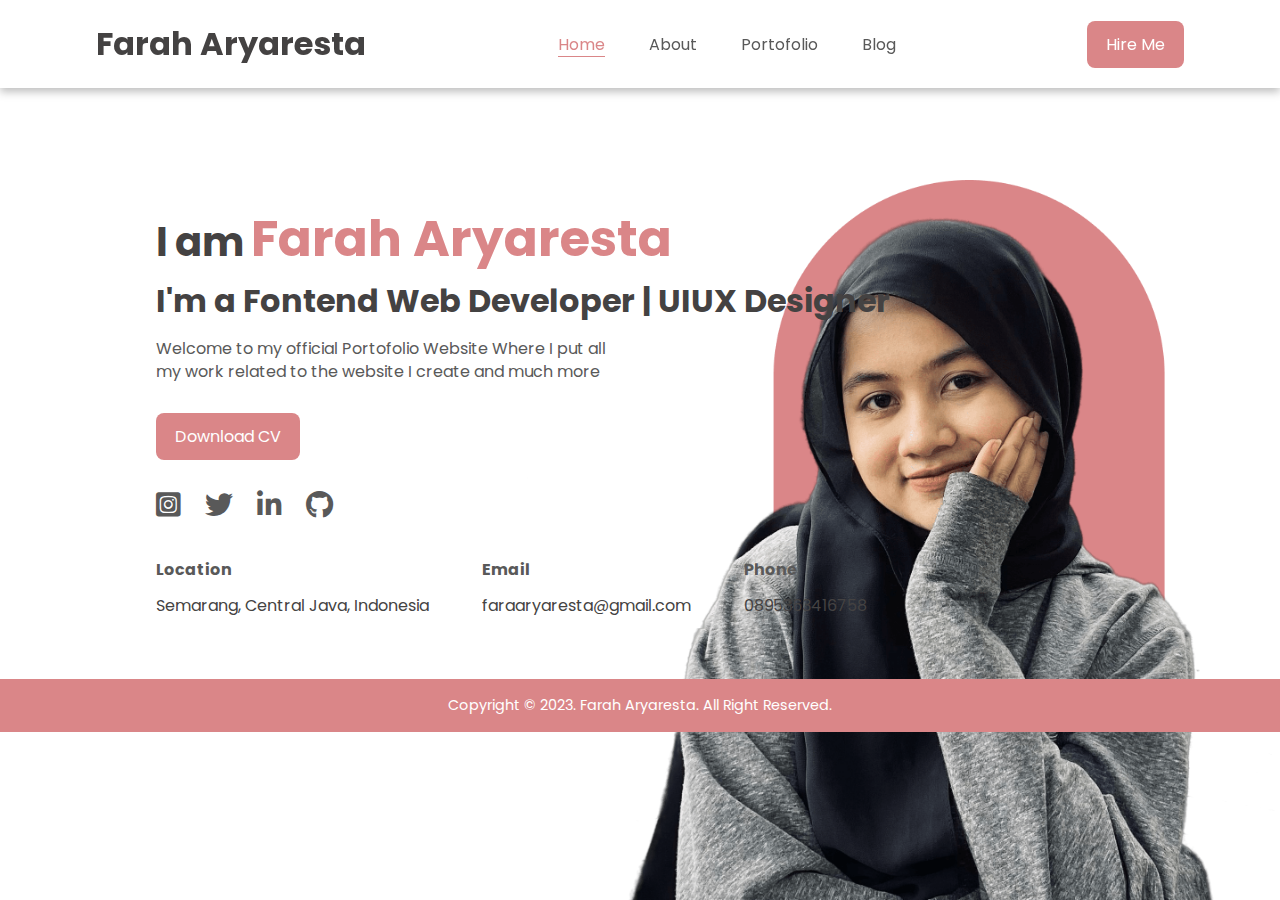
<file: Index.html>
<!DOCTYPE html>
<html lang="en">
<head>
    <meta charset="UTF-8">
    <meta http-equiv="X-UA-Compatible" content="IE=edge">
    <meta name="viewport" content="width=device-width, initial-scale=1.0">
    <title>Farah Aryaresta</title>

    <link rel="stylesheet" href="https://cdnjs.cloudflare.com/ajax/libs/font-awesome/5.15.4/css/all.min.css">

    <link rel="stylesheet" href="assets/styles/Style.css">
</head>
<body>
    <div class="hero">
        <nav class="navbar">
            <h1 class="logo">Farah Aryaresta</h1>
            <ul>
                <li><a href="Index.html" class="active">Home</a></li>
                <li><a href="About.html">About</a></li>
                <li><a href="Portofolio.html">Portofolio</a></li>
                <li><a href="Blog.html">Blog</a></li>
            </ul>
            <a href="Contact.html" class="btn">Hire Me</a>
        </nav>
    </div>

    <section class="banner" id="banner">
        <div class="content">
            <div class="info">
                <h1> I am <span>Farah Aryaresta</span></h1>
                <h1 class="work">I'm a Fontend Web Developer | UIUX Designer</h1>
                <p>Welcome to my official Portofolio Website Where I put all<br> my work related to the website I create and much more</p>
                <a href="https://drive.google.com/file/d/1CiNMHws_88jxYml9EQHTM_NIrLfGdyXY/view?usp=sharing" class="btn">Download CV</a>
                <div class="social">
                    <a href="https://instagram.com/faraaryarestaa_"><i class="fab fa-instagram-square"></i></a>
                    <a href="https://twitter.com/faraaryarestaa"><i class="fab fa-twitter"></i></a>
                    <a href="https://www.linkedin.com/in/farah-aryaresta-158762244/"><i class="fab fa-linkedin-in"></i></a>
                    <a href="https://github.com/faraaryaresta/"><i class="fab fa-github"></i></a>
                    <div class="contact">
                        <div class="data">
                            <h3>Location</h3>
                            <p>Semarang, Central Java, Indonesia</p>
                        </div>
                        <div class="data">
                            <h3>Email</h3>
                            <p>faraaryaresta@gmail.com</p>
                        </div>
                        <div class="data">
                            <h3>Phone</h3>
                            <p>0895363416758</p>
                        </div>
                    </div>
                </div>
            </div>
        </div>
        <div class="content">
            <div class="img-box">
                <img src="assets/images/back-main.png" class="back-img">
                <img src="assets/images/fotosaya.png" class="main-img">
            </div>
        </div> 
    </section>
    
    <footer class="footer-bottom">
        <div class="copyright">
            <p>Copyright &copy; 2023. Farah Aryaresta. All Right Reserved. </p>
        </div>
    </footer>
    
</body>
</html>
</file>
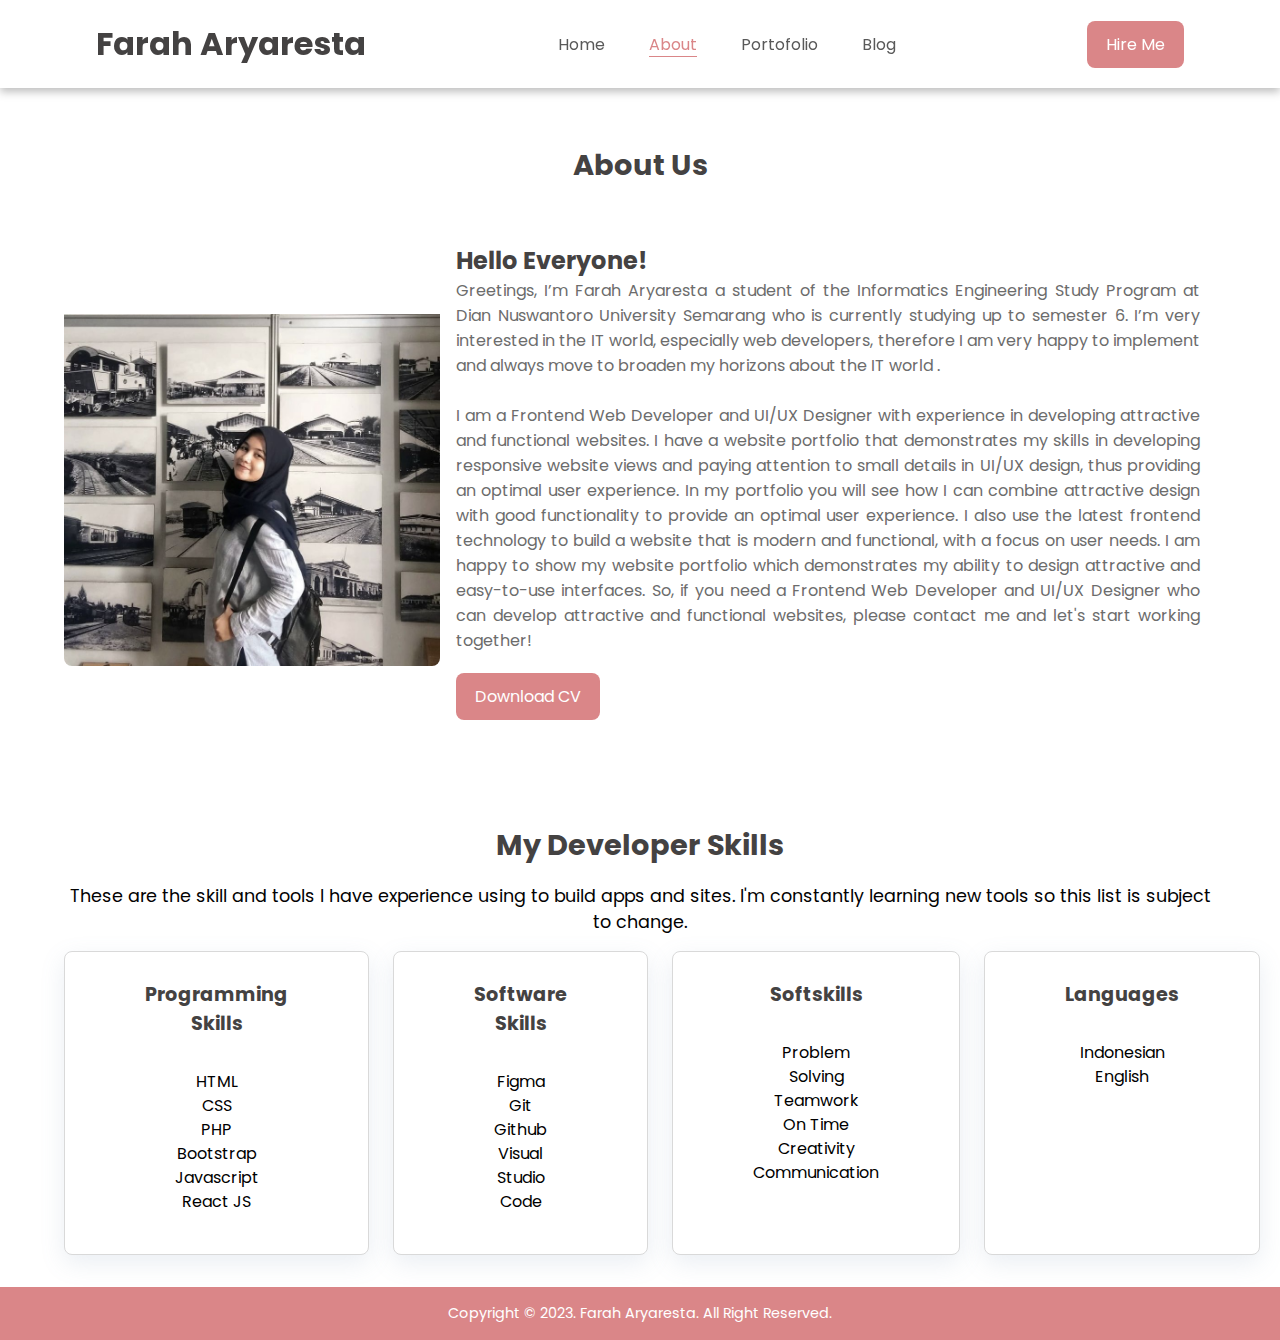
<file: About.html>
<!DOCTYPE html>
<html lang="en">
<head>
    <meta charset="UTF-8">
    <meta http-equiv="X-UA-Compatible" content="IE=edge">
    <meta name="viewport" content="width=device-width, initial-scale=1.0">
    <title>Farah Aryaresta</title>

    <link rel="stylesheet" href="https://cdnjs.cloudflare.com/ajax/libs/font-awesome/5.15.4/css/all.min.css">

    <link rel="stylesheet" href="assets/styles/Style.css">
</head>
<body>
    <div class="hero">
        <nav class="navbar">
            <h1 class="logo">Farah Aryaresta</h1>
            <ul>
                <li><a href="Index.html">Home</a></li>
                <li><a href="About.html" class="active">About</a></li>
                <li><a href="Portofolio.html">Portofolio</a></li>
                <li><a href="Blog.html">Blog</a></li>
            </ul>
            <a href="Contact.html" class="btn">Hire Me</a>
        </nav>
    </div>

    <section class="about">
        <h1 class="heading">About Us</h1>
        <div class="row">
            <div class="image">
                <img src="assets/images/fotoku.jpg" alt="fotosaya">
            </div>
            <div class="content">
                <h1>Hello Everyone!</h1>
                <p>Greetings, I’m Farah Aryaresta a student of the Informatics Engineering Study Program at Dian
                    Nuswantoro University Semarang who is currently studying up to semester 6. I’m very
                    interested in the IT world, especially web developers, therefore I am very happy to
                    implement and always move to broaden my horizons about the IT world .
                </p><br>
                <p>I am a Frontend Web Developer and UI/UX Designer with experience in developing attractive and functional websites. 
                    I have a website portfolio that demonstrates my skills in developing responsive website views and paying attention 
                    to small details in UI/UX design, thus providing an optimal user experience. In my portfolio you will see how 
                    I can combine attractive design with good functionality to provide an optimal user experience. 
                    I also use the latest frontend technology to build a website that is modern and functional, with a focus on user needs. 
                    I am happy to show my website portfolio which demonstrates my ability to design attractive and easy-to-use interfaces. 
                    So, if you need a Frontend Web Developer and UI/UX Designer who can develop attractive and functional websites, please contact me and let's start working together!
                </p>
                <div class="cv" style="padding-top: 20px;">
                    <a href="https://drive.google.com/file/d/1CiNMHws_88jxYml9EQHTM_NIrLfGdyXY/view?usp=sharing" class="btn" >Download CV</a>
                </div>
            </div>
        </div>
    </section>

    <section class="skills" id="skills">
        <h1 class="heading">My Developer Skills</h1>
        <p>These are the skill and tools I have experience using to build apps and sites. I'm constantly learning new tools so this list is subject to change.</p>
        <div class="box-container">
            <div class="box">
                <h3>Programming Skills</h3>
                <ul>
                    <li>HTML</li>
                    <li>CSS</li>
                    <li>PHP</li>
                    <li>Bootstrap</li>
                    <li>Javascript</li>
                    <li>React JS</li>
                </ul>
            </div>
            <div class="box">
                <h3>Software Skills</h3>
                <ul>
                    <li>Figma</li>
                    <li>Git</li>
                    <li>Github</li>
                    <li>Visual Studio Code</li>
                </ul>
            </div>
            <div class="box">
                <h3>Softskills</h3>
                <ul>
                    <li>Problem Solving</li>
                    <li>Teamwork</li>
                    <li>On Time</li>
                    <li>Creativity</li>
                    <li>Communication</li>
                </ul>
            </div>
            <div class="box">
                <h3>Languages</h3>
                <ul>
                    <li>Indonesian</li>
                    <li>English</li>
                </ul>
            </div>
        </div>
    </section>

    <footer class="footer-bottom">
        <div class="copyright">
            <p>Copyright &copy; 2023. Farah Aryaresta. All Right Reserved. </p>
        </div>
    </footer>
    
</body>
</html>
</file>
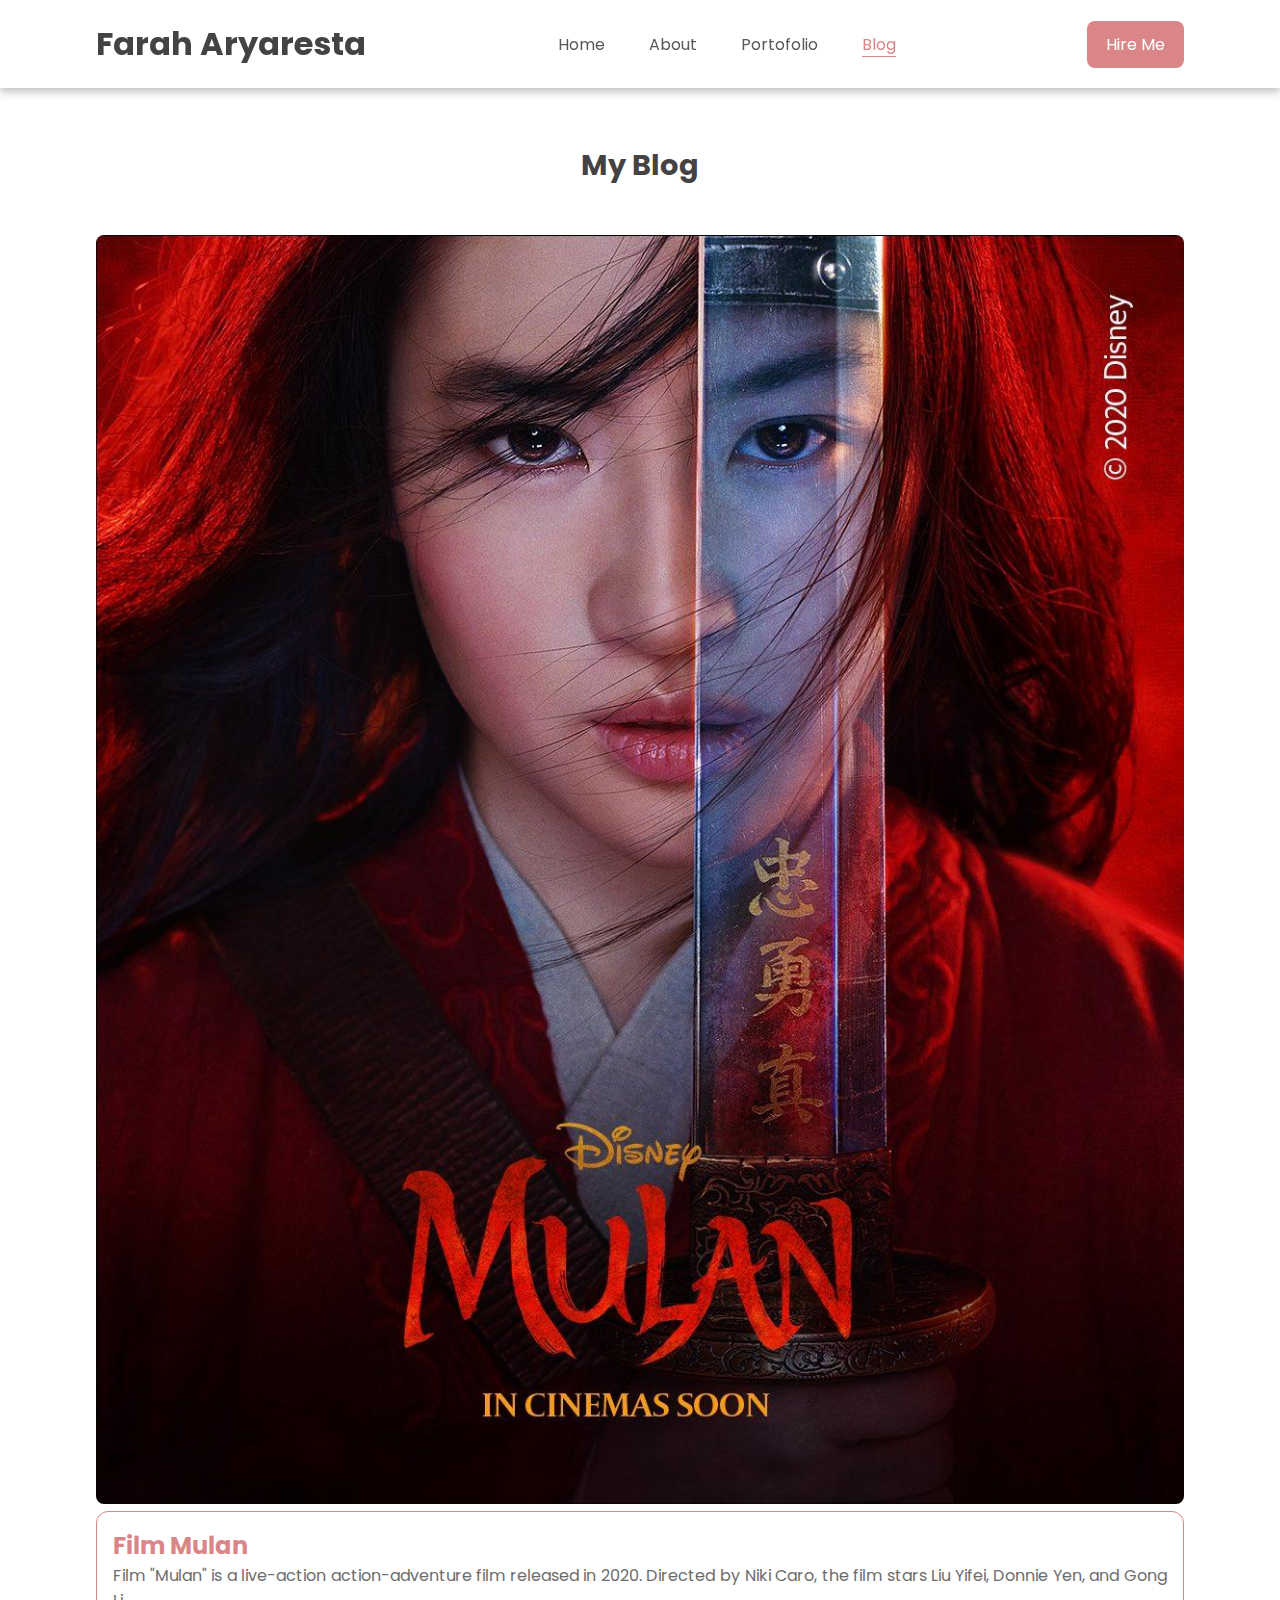
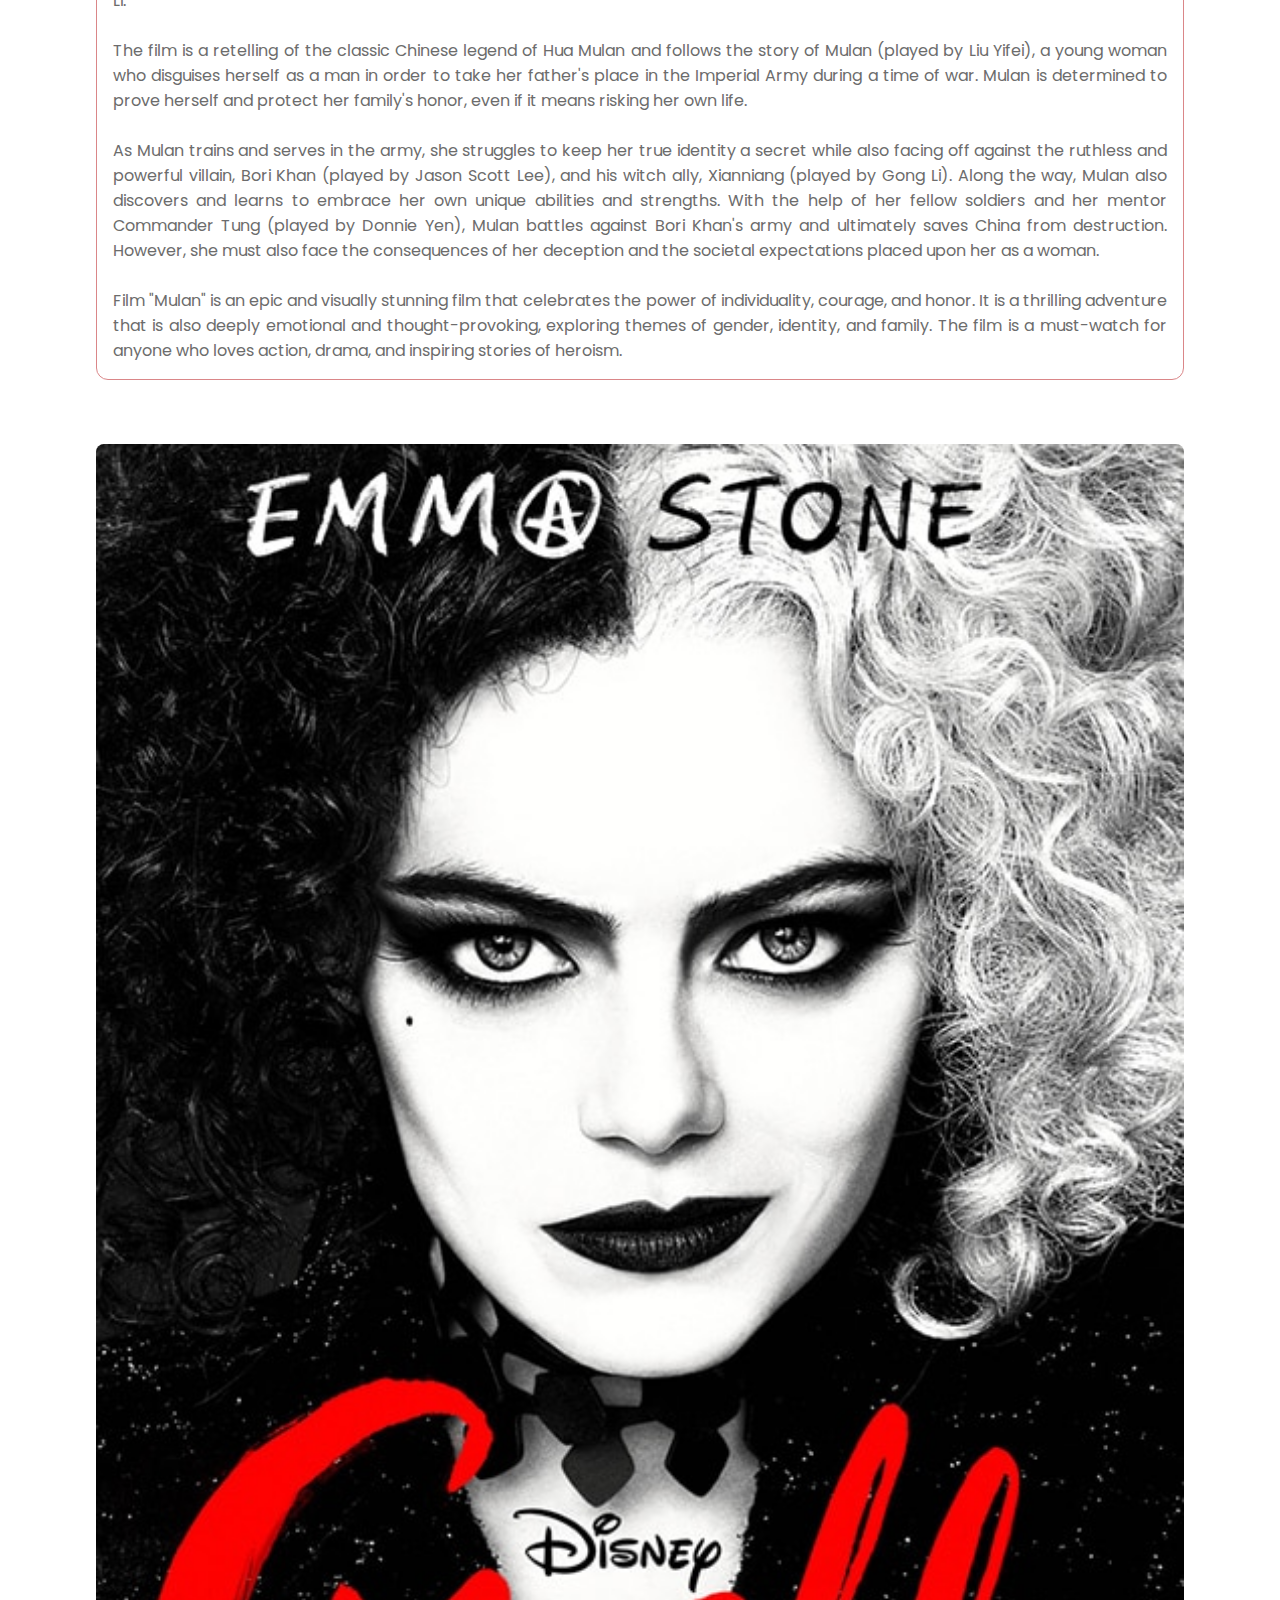
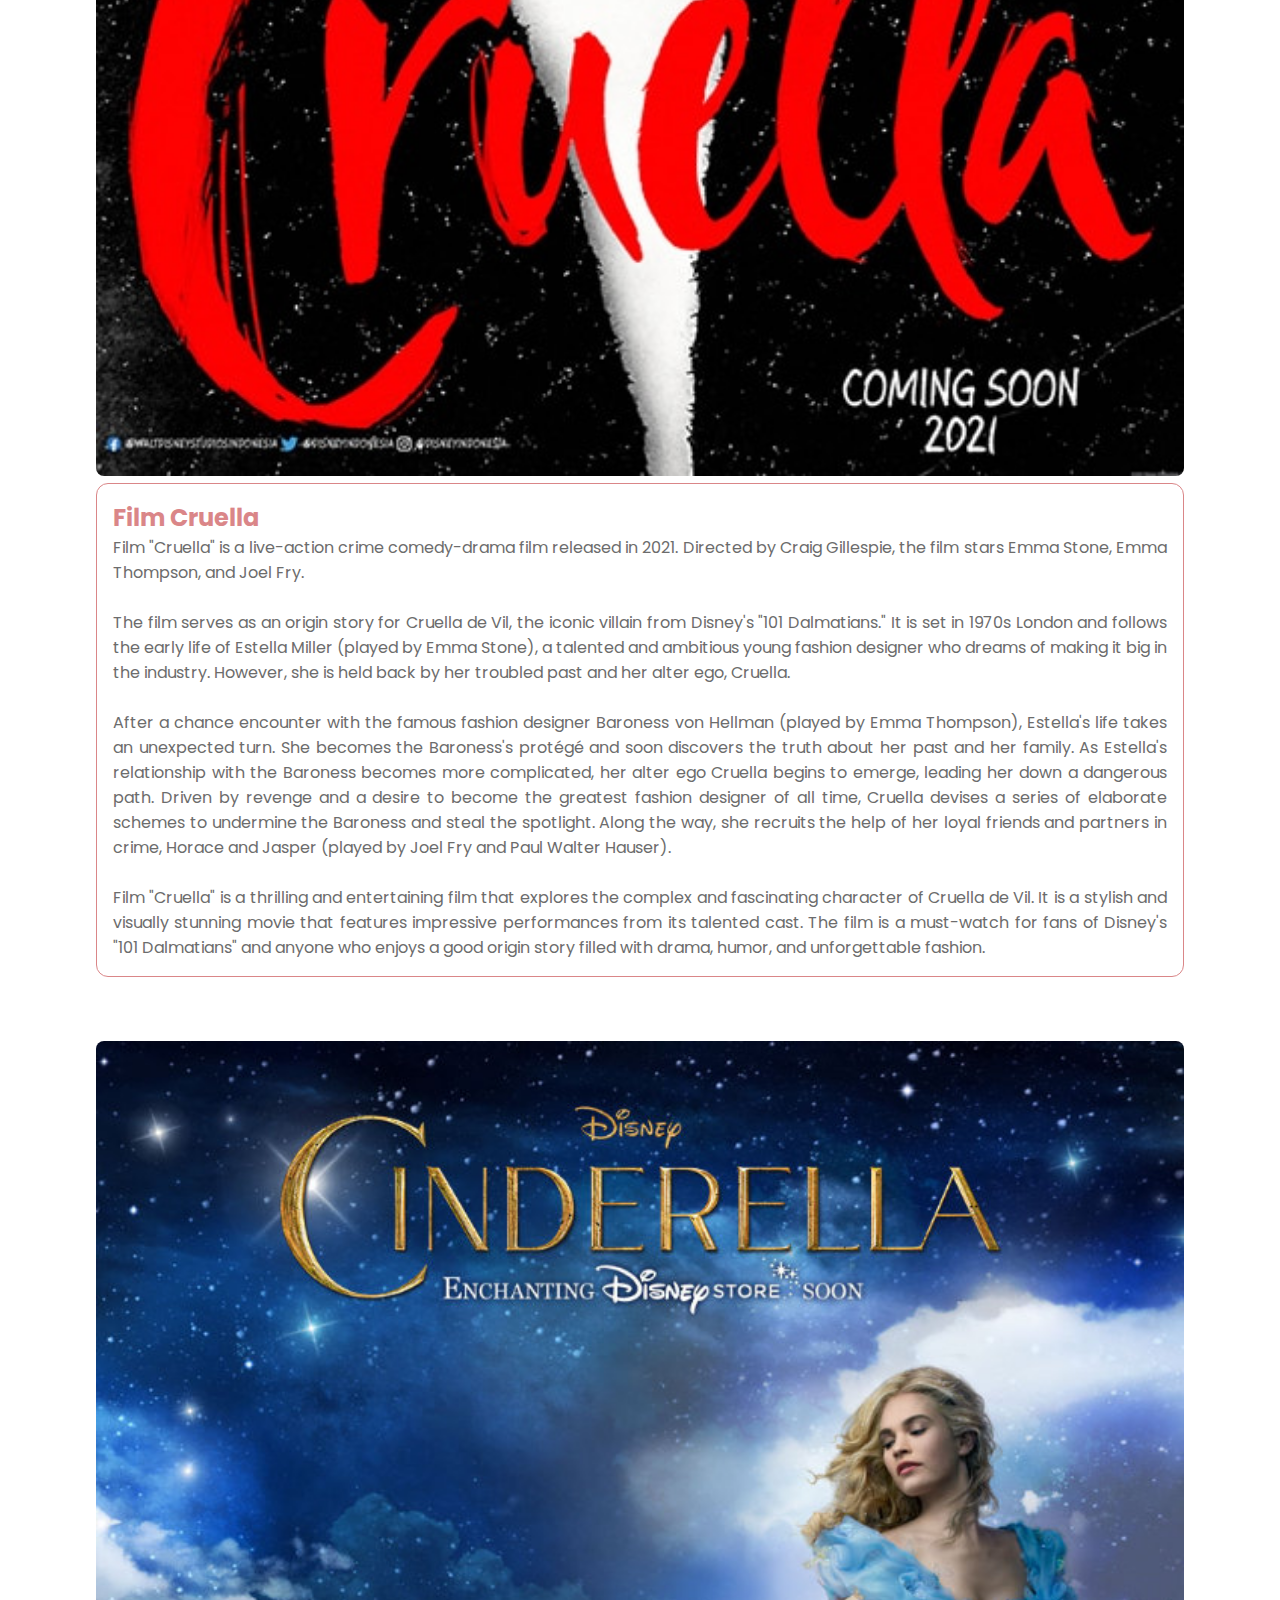
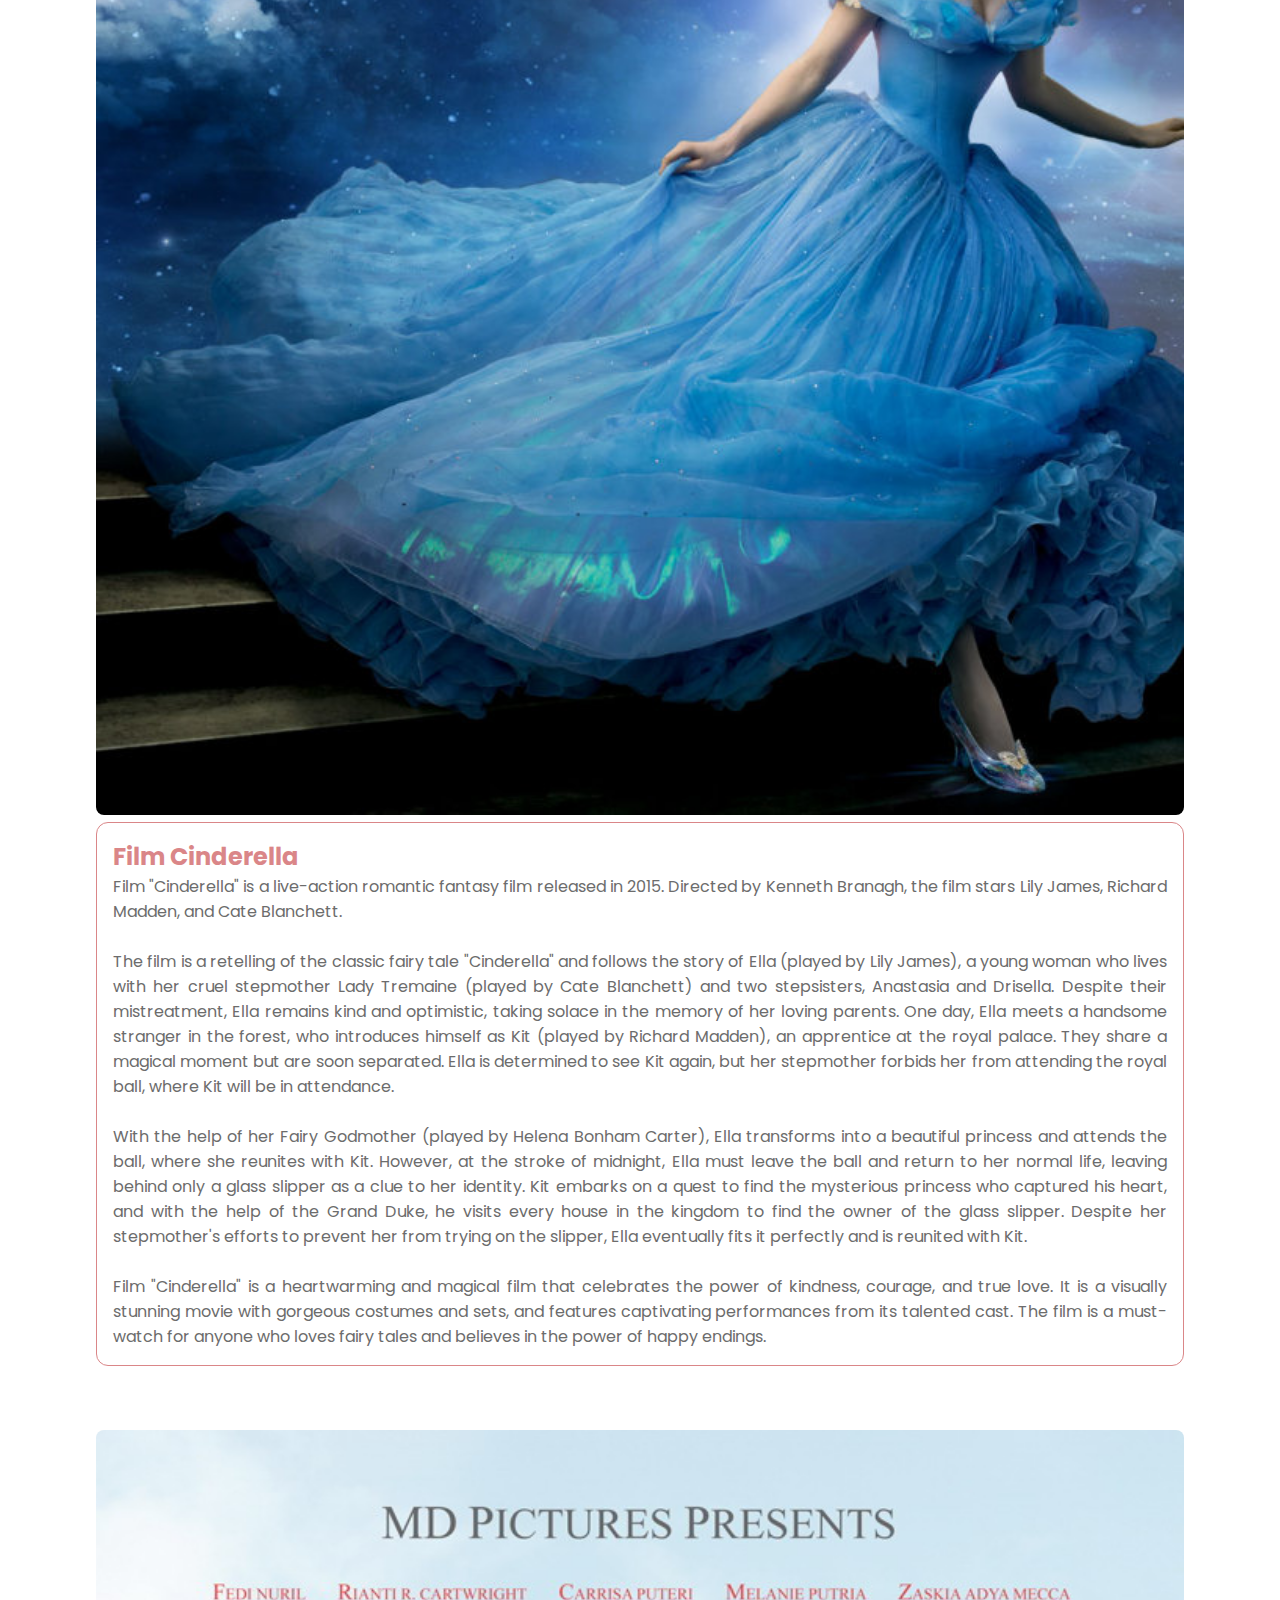
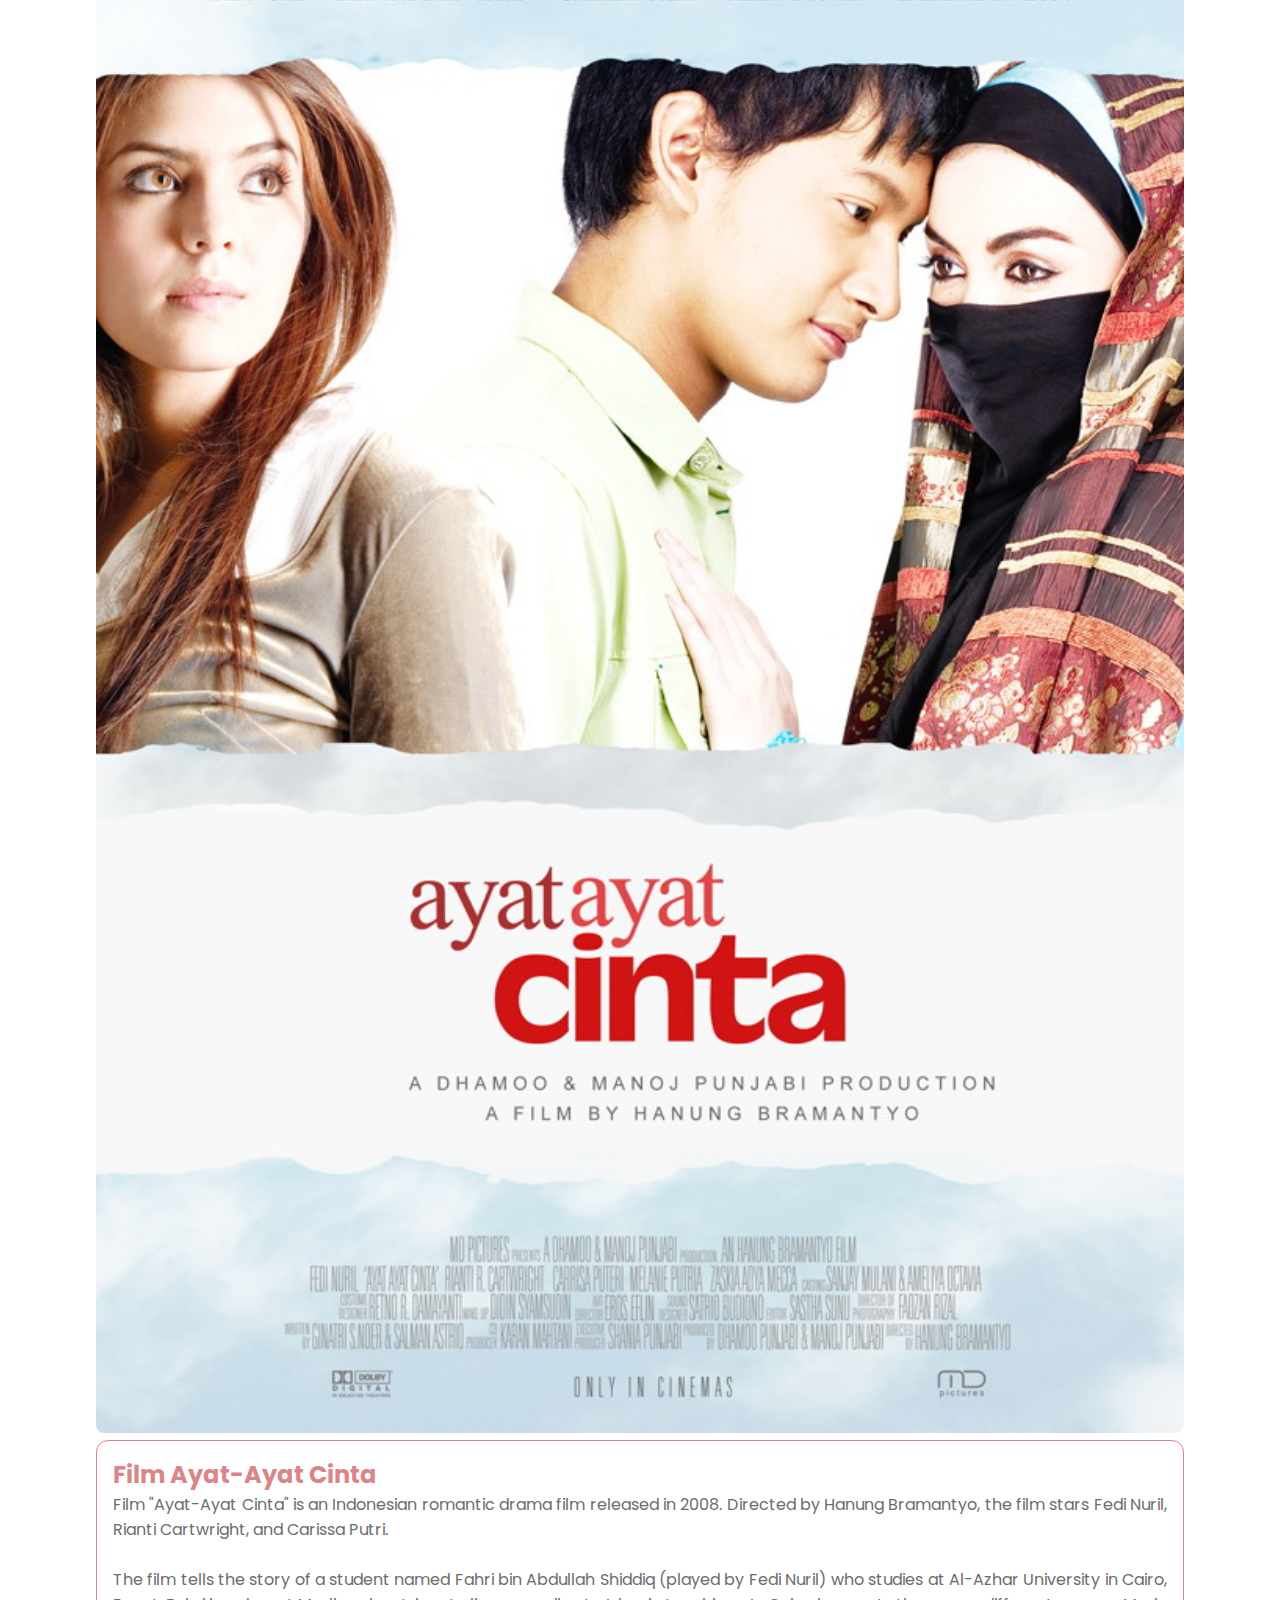
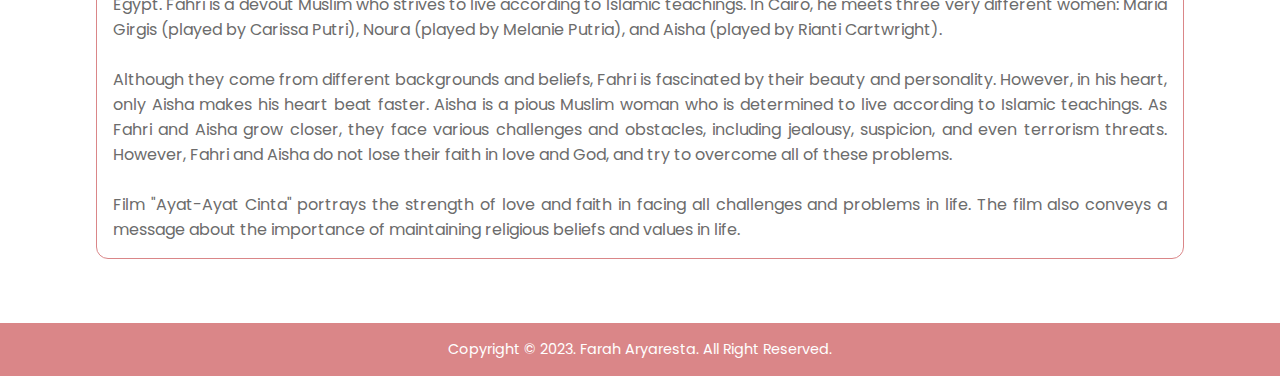
<file: Blog.html>
<!DOCTYPE html>
<html lang="en">
<head>
    <meta charset="UTF-8">
    <meta http-equiv="X-UA-Compatible" content="IE=edge">
    <meta name="viewport" content="width=device-width, initial-scale=1.0">
    <title>Farah Aryaresta</title>

    <link rel="stylesheet" href="https://cdnjs.cloudflare.com/ajax/libs/font-awesome/5.15.4/css/all.min.css">

    <link rel="stylesheet" href="assets/styles/Style.css">
</head>
<body>
    <div class="hero">
        <nav class="navbar">
            <h1 class="logo">Farah Aryaresta</h1>
            <ul>
                <li><a href="Index.html">Home</a></li>
                <li><a href="About.html">About</a></li>
                <li><a href="Portofolio.html">Portofolio</a></li>
                <li><a href="Blog.html"  class="active">Blog</a></li>
            </ul>
            <a href="Contact.html" class="btn">Hire Me</a>
        </nav>
    </div>

    <section class="blog">
        <h1 class="heading">My Blog</h1>
        <div class="row">
            <div class="image">
                <img src="assets/images/blog1.jpg" alt="mulan">
            </div>
            <div class="content">
                <h1>Film Mulan</h1>
                <p>Film "Mulan" is a live-action action-adventure film released in 2020. Directed by Niki Caro, the film stars Liu Yifei, Donnie Yen, and Gong Li.</p><br>
                <p>The film is a retelling of the classic Chinese legend of Hua Mulan and follows the story of Mulan (played by Liu Yifei), a young woman who disguises herself as a man in order to take her father's place in the Imperial Army during a time of war. Mulan is determined to prove herself and protect her family's honor, even if it means risking her own life.</p><br>
                <p>As Mulan trains and serves in the army, she struggles to keep her true identity a secret while also facing off against the ruthless and powerful villain, Bori Khan (played by Jason Scott Lee), and his witch ally, Xianniang (played by Gong Li). Along the way, Mulan also discovers and learns to embrace her own unique abilities and strengths.
                    With the help of her fellow soldiers and her mentor Commander Tung (played by Donnie Yen), Mulan battles against Bori Khan's army and ultimately saves China from destruction. However, she must also face the consequences of her deception and the societal expectations placed upon her as a woman.</p><br>
                <p>Film "Mulan" is an epic and visually stunning film that celebrates the power of individuality, courage, and honor. It is a thrilling adventure that is also deeply emotional and thought-provoking, exploring themes of gender, identity, and family. The film is a must-watch for anyone who loves action, drama, and inspiring stories of heroism.</p>
            </div>
        </div>

        <div class="row">
            <div class="image">
                <img src="assets/images/blog2.jpeg" alt="cruella">
            </div>
            <div class="content">
                <h1>Film Cruella</h1>
                <p>Film "Cruella" is a live-action crime comedy-drama film released in 2021. Directed by Craig Gillespie, the film stars Emma Stone, Emma Thompson, and Joel Fry.</p><br>
                <p>The film serves as an origin story for Cruella de Vil, the iconic villain from Disney's "101 Dalmatians." It is set in 1970s London and follows the early life of Estella Miller (played by Emma Stone), a talented and ambitious young fashion designer who dreams of making it big in the industry. However, she is held back by her troubled past and her alter ego, Cruella.</p><br>
                <p>After a chance encounter with the famous fashion designer Baroness von Hellman (played by Emma Thompson), Estella's life takes an unexpected turn. She becomes the Baroness's protégé and soon discovers the truth about her past and her family. As Estella's relationship with the Baroness becomes more complicated, her alter ego Cruella begins to emerge, leading her down a dangerous path.
                    Driven by revenge and a desire to become the greatest fashion designer of all time, Cruella devises a series of elaborate schemes to undermine the Baroness and steal the spotlight. Along the way, she recruits the help of her loyal friends and partners in crime, Horace and Jasper (played by Joel Fry and Paul Walter Hauser).</p><br>
                <p>Film "Cruella" is a thrilling and entertaining film that explores the complex and fascinating character of Cruella de Vil. It is a stylish and visually stunning movie that features impressive performances from its talented cast. The film is a must-watch for fans of Disney's "101 Dalmatians" and anyone who enjoys a good origin story filled with drama, humor, and unforgettable fashion.</p>
            </div>
        </div>

        <div class="row">
            <div class="image">
                <img src="assets/images/blog3.jpg" alt="Cinderella">
            </div>
            <div class="content">
                <h1>Film Cinderella</h1>
                <p>Film "Cinderella" is a live-action romantic fantasy film released in 2015. Directed by Kenneth Branagh, the film stars Lily James, Richard Madden, and Cate Blanchett.</p><br>
                <p>The film is a retelling of the classic fairy tale "Cinderella" and follows the story of Ella (played by Lily James), a young woman who lives with her cruel stepmother Lady Tremaine (played by Cate Blanchett) and two stepsisters, Anastasia and Drisella. Despite their mistreatment, Ella remains kind and optimistic, taking solace in the memory of her loving parents.
                    One day, Ella meets a handsome stranger in the forest, who introduces himself as Kit (played by Richard Madden), an apprentice at the royal palace. They share a magical moment but are soon separated. Ella is determined to see Kit again, but her stepmother forbids her from attending the royal ball, where Kit will be in attendance.</p><br>
                <p>With the help of her Fairy Godmother (played by Helena Bonham Carter), Ella transforms into a beautiful princess and attends the ball, where she reunites with Kit. However, at the stroke of midnight, Ella must leave the ball and return to her normal life, leaving behind only a glass slipper as a clue to her identity.
                    Kit embarks on a quest to find the mysterious princess who captured his heart, and with the help of the Grand Duke, he visits every house in the kingdom to find the owner of the glass slipper. Despite her stepmother's efforts to prevent her from trying on the slipper, Ella eventually fits it perfectly and is reunited with Kit.</p><br>
                <p>Film "Cinderella" is a heartwarming and magical film that celebrates the power of kindness, courage, and true love. It is a visually stunning movie with gorgeous costumes and sets, and features captivating performances from its talented cast. The film is a must-watch for anyone who loves fairy tales and believes in the power of happy endings.</p>
            </div>
        </div>

        <div class="row">
            <div class="image">
                <img src="assets/images/blog4.jpg" alt="ayatayatcinta">
            </div>
            <div class="content">
                <h1>Film Ayat-Ayat Cinta</h1>
                <p>Film "Ayat-Ayat Cinta" is an Indonesian romantic drama film released in 2008. Directed by Hanung Bramantyo, the film stars Fedi Nuril, Rianti Cartwright, and Carissa Putri.</p><br>
                <p>The film tells the story of a student named Fahri bin Abdullah Shiddiq (played by Fedi Nuril) who studies at Al-Azhar University in Cairo, Egypt. Fahri is a devout Muslim who strives to live according to Islamic teachings. In Cairo, he meets three very different women: Maria Girgis (played by Carissa Putri), Noura (played by Melanie Putria), and Aisha (played by Rianti Cartwright).</p><br>
                <p>Although they come from different backgrounds and beliefs, Fahri is fascinated by their beauty and personality. However, in his heart, only Aisha makes his heart beat faster. Aisha is a pious Muslim woman who is determined to live according to Islamic teachings.
                    As Fahri and Aisha grow closer, they face various challenges and obstacles, including jealousy, suspicion, and even terrorism threats. However, Fahri and Aisha do not lose their faith in love and God, and try to overcome all of these problems.</p><br>
                <p>Film "Ayat-Ayat Cinta" portrays the strength of love and faith in facing all challenges and problems in life. The film also conveys a message about the importance of maintaining religious beliefs and values in life.</p>
            </div>
        </div>
    </section>

    <footer class="footer-bottom">
        <div class="copyright">
            <p>Copyright &copy; 2023. Farah Aryaresta. All Right Reserved. </p>
        </div>
    </footer>
    
</body>
</html>
</file>
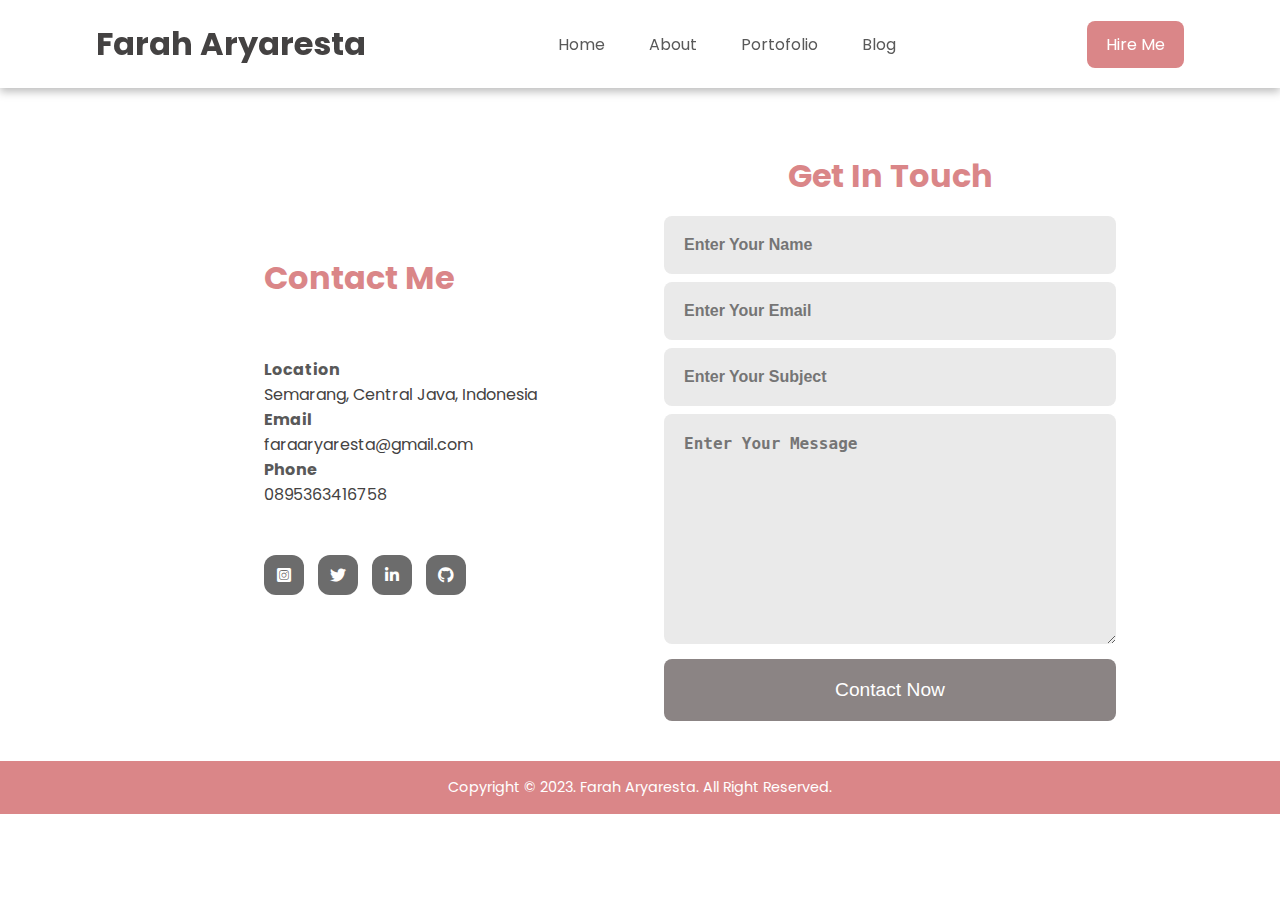
<file: Contact.html>
<!DOCTYPE html>
<html lang="en">
<head>
    <meta charset="UTF-8">
    <meta http-equiv="X-UA-Compatible" content="IE=edge">
    <meta name="viewport" content="width=device-width, initial-scale=1.0">
    <title>Farah Aryaresta</title>

    <link rel="stylesheet" href="https://cdnjs.cloudflare.com/ajax/libs/font-awesome/5.15.4/css/all.min.css">

    <link rel="stylesheet" href="assets/styles/Style.css">
</head>
<body>
    <div class="hero">
        <nav class="navbar">
            <h1 class="logo">Farah Aryaresta</h1>
            <ul>
                <li><a href="Index.html">Home</a></li>
                <li><a href="About.html">About</a></li>
                <li><a href="Portofolio.html">Portofolio</a></li>
                <li><a href="Blog.html">Blog</a></li>
            </ul>
            <a href="Contact.html" class="btn">Hire Me</a>
        </nav>
    </div>

    <section class="contact-form" id="contact-form">
        <div class="contact" id="contact">
            <div class="contact-text">
                <h3>Contact Me</h3>
                <h4>Let's Work Together</h4>
                <div class="contact-list">
                    <div class="data">
                        <h3>Location</h3>
                        <p>Semarang, Central Java, Indonesia</p>
                    </div>
                    <div class="data">
                        <h3>Email</h3>
                        <p>faraaryaresta@gmail.com</p>
                    </div>
                    <div class="data">
                        <h3>Phone</h3>
                        <p>0895363416758</p>
                    </div>
                </div>
                <div class="contact-icons">
                    <a href="https://instagram.com/faraaryarestaa_"><i class="fab fa-instagram-square"></i></a>
                    <a href="https://twitter.com/faraaryarestaa"><i class="fab fa-twitter"></i></a>
                    <a href="https://www.linkedin.com/in/farah-aryaresta-158762244/"><i class="fab fa-linkedin-in"></i></a>
                    <a href="https://github.com/faraaryaresta/"><i class="fab fa-github"></i></a>
                </div>
            </div>
            <div class="contact-form">
                <form action="">
                    <h3>Get In Touch</h3>
                    <input type="text" placeholder="Enter Your Name" required>
                    <input type="email" placeholder="Enter Your Email" required>
                    <input type="text" placeholder="Enter Your Subject" required>
                    <textarea type="text" id="" cols="40" rows="10" placeholder="Enter Your Message" required></textarea>
                    <input type="submit" value="Contact Now" class="submit">
                </form>
            </div>
        </div>
    </section>
    
    <footer class="footer-bottom">
        <div class="copyright">
            <p>Copyright &copy; 2023. Farah Aryaresta. All Right Reserved. </p>
        </div>
    </footer>

</body>
</html>
</file>
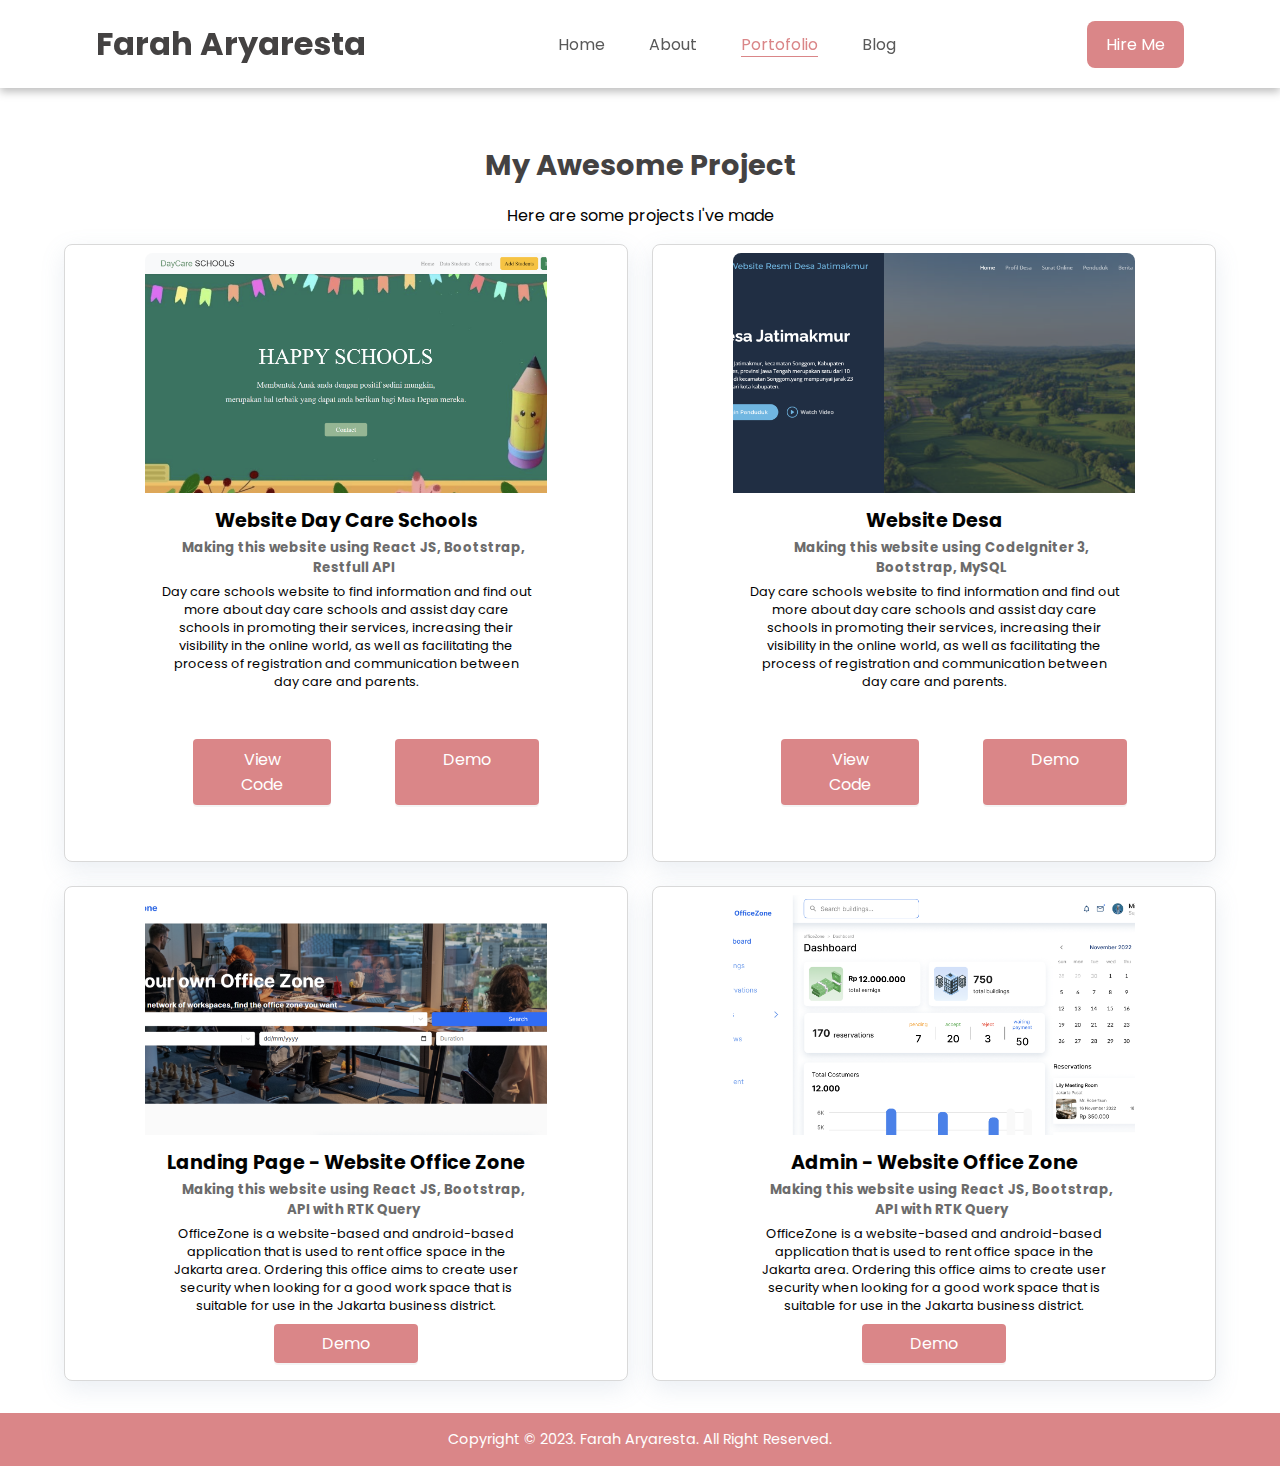
<file: Portofolio.html>
<!DOCTYPE html>
<html lang="en">
<head>
    <meta charset="UTF-8">
    <meta http-equiv="X-UA-Compatible" content="IE=edge">
    <meta name="viewport" content="width=device-width, initial-scale=1.0">
    <title>Farah Aryaresta</title>

    <link rel="stylesheet" href="https://cdnjs.cloudflare.com/ajax/libs/font-awesome/5.15.4/css/all.min.css">

    <link rel="stylesheet" href="assets/styles/Style.css">
</head>
<body>
    <div class="hero">
        <nav class="navbar">
            <h1 class="logo">Farah Aryaresta</h1>
            <ul>
                <li><a href="Index.html">Home</a></li>
                <li><a href="About.html">About</a></li>
                <li><a href="Portofolio.html" class="active">Portofolio</a></li>
                <li><a href="Blog.html">Blog</a></li>
            </ul>
            <a href="Contact.html" class="btn">Hire Me</a>
        </nav>
    </div>

    <section class="aksi" id="aksi">
        <h1 class="heading">My Awesome Project</h1>
        <p>Here are some projects I've made</p>
        <div class="box-container">
            <div class="box">
                <div class="image">
                    <img src="assets/images/DayCareSchools.png" alt="DayCareSchools">
                </div>
                <div class="content">
                    <h3>Website Day Care Schools</h3>
                    <h5>Making this website using React JS, Bootstrap, Restfull API</h5>
                    <p>Day care schools website to find information and find out more about day care schools and assist day care schools in promoting their services, increasing their visibility in the online world, as well as facilitating the process of registration and communication between day care and parents.</p>
                    <div class="button">
                        <a href="https://github.com/faraaryaresta/Miniproject_React" class="btn-aksi">View Code</a>
                        <a href="https://miniproject-student-app.netlify.app/" class="btn-aksi">Demo</a>
                    </div>
                </div>
            </div>

            <div class="box">
                <div class="image">
                    <img src="assets/images/WebDesa.png" alt="WebsiteDataDesa">
                </div>
                <div class="content">
                    <h3>Website Desa</h3>
                    <h5>Making this website using CodeIgniter 3, Bootstrap, MySQL</h5>
                    <p>Day care schools website to find information and find out more about day care schools and assist day care schools in promoting their services, increasing their visibility in the online world, as well as facilitating the process of registration and communication between day care and parents.</p>
                    <div class="button">
                        <a href="https://github.com/faraaryaresta/webdesa" class="btn-aksi">View Code</a>
                        <a href="farah.epizy.com" class="btn-aksi">Demo</a>
                    </div>
                </div>
            </div>

            <div class="box">
                <div class="image">
                    <img src="assets/images/OfficeZone.png" alt="OfficeZone">
                </div>
                <div class="content">
                    <h3>Landing Page - Website Office Zone</h3>
                    <h5>Making this website using React JS, Bootstrap, API with RTK Query</h5>
                    <p>OfficeZone is a website-based and android-based application that is used to rent office space in the Jakarta area. Ordering this office aims to create user security when looking for a good work space that is suitable for use in the Jakarta business district.</p>
                    <a href="https://officezone.vercel.app/" class="btn-aksi">Demo</a>
                </div>
            </div>

            <div class="box">
                <div class="image">
                    <img src="assets/images/AdminOfficeZone.png" alt="AdminOfficeZone">
                </div>
                <div class="content">
                    <h3>Admin - Website Office Zone</h3>
                    <h5>Making this website using React JS, Bootstrap, API with RTK Query</h5>
                    <p>OfficeZone is a website-based and android-based application that is used to rent office space in the Jakarta area. Ordering this office aims to create user security when looking for a good work space that is suitable for use in the Jakarta business district.</p>
                    <a href="https://officezone.vercel.app/auth" class="btn-aksi">Demo</a>
                </div>
            </div>
        </div>
    </section>
   
    <footer class="footer-bottom">
        <div class="copyright">
            <p>Copyright &copy; 2023. Farah Aryaresta. All Right Reserved. </p>
        </div>
    </footer>
    
    
</body>
</html>
</file>
<file: assets/styles/Style.css>
@import url('https://fonts.googleapis.com/css2?family=Plus+Jakarta+Sans:wght@200;300;400;500;700&family=Poppins:wght@300;400;500;600;700&display=swap');

:root{
    --color-bg: #FFFFFF;
    --color-gray-dark : #444242;
    --color-main: #da8688;
    --color-success: #14AE5C;
    --color-black: #020202;
    --color-gray: #595959;
    --color-gray-light: #6C6C6C;
    --border: .1rem solid rgba(255,255,255,.3);
   
}

*{
    margin: 0;
    padding: 0;
    box-sizing: border-box;
    outline: none;
    border: none;
    text-decoration: none;
    transition: .2s linear;
}

html {
    width: 100%;
    font-family: 'Poppins';
}

body{
    background: var(--color-bg) !important;
}

section{
    padding: 2rem 5%;
}

.heading{
    color: var(--color-gray-dark) !important;
    text-align: center;
    padding-top: 1.5rem;
    padding-bottom: 1rem;
    font-size: 1.8rem;
}

.hero{
    width: 100%;
    height: 100%;
    background: var(--color-bg) !important;
    font-family: 'Poppins';
    position: relative;
    filter: drop-shadow(0px 4px 4px rgba(0, 0, 0, 0.25));
}

nav{
    margin: auto;
    width: 85%;
    padding: 20px 0;
    display: flex;
    align-items: center;
    justify-content: space-between;
}

.hero .logo{
    color: var(--color-gray-dark);
}

nav ul li{
    margin: 10px 20px;
    list-style: none;
    display: inline-block;
}

nav ul li a{
    text-decoration: none;
    color: var(--color-gray);
}

nav ul li a:hover{
    color: var(--color-main);
}

nav ul li a.active{
    border-bottom: .1rem solid var(--color-main);
    color: var(--color-main);
}

.btn{
    background-color: var(--color-main);
    border-radius: 8px;
    padding: 10px 18px;
    text-decoration: none;
    display: inline-block;
    color: var(--color-bg);
    border: 1px solid transparent;
    transition: all 0.4s ease;
}
.btn:hover{
    background: transparent;
    color: var(--color-main);
    border: 1px solid var(--color-main);
}

.banner .content{
    display: flex;
}

.banner .info{
    margin-left: 8%;
    margin-top: 7%;
}

.banner .info h1{
    font-size: 40px;
    color: var(--color-gray-dark);
}

.banner .info .work{
    font-size: 32px;
    color: var(--color-gray-dark);
}

.banner .info h1 span{
    color: var(--color-main);
    font-size: 50px;
}

.banner .info p{
    color: var(--color-gray);
    line-height: 23px;
    margin-top: 12px;
    margin-bottom: 30px;
}

.banner .img-box{
    position: absolute;
    width: 44%;
    height: 80%;
    right: 100px;
    bottom: 0;
}

.banner .img-box img{
    position: absolute;
    height: 100%;
    bottom: 0;
    left: 66%;
    transition: bottom 1s, left 1s;
    transform: translateX(-55%);
    z-index: -1;
}

.banner .img-box:hover .back-img{
    bottom: 20px;
}

.banner .img-box:hover .main-img{
    left: 68%;
}

.banner .social{
    margin-top: 25px;
}

.banner .social a{
    font-size: 28px;
    color: var(--color-gray);
    margin-right: 20px;
}

.banner .social a:hover{
    color: var(--color-main);
}

.banner .contact{
    display: flex;
    margin-top: 30px;
}

.banner .contact .data{
    margin-right: 5px;
}

.banner .contact .data{
    color: var(--color-gray-dark);
}

.about .row{
    display: flex;
    align-items: center;
    flex-wrap: wrap;
}

.about .row .image{
    flex: 1 1 20rem;
}

.about .row .image img{
    padding-top: 3rem;
    border-radius: 8px;
    width: 100%;
    height: 100%;
}

.about .row .content{
    flex: 1 1 45rem;
    padding: 1rem;
    padding-top: 2.5rem;
}

.about .row .content h1{
    font-size: 1.5rem;
    color: var(--color-gray-dark);
}

.about .row .content p{
    color: var(--color-gray-light) !important;
    text-align: justify;
    font-size: 1rem;
}

.skills .box-container{
    display: grid;
    grid-template-columns: repeat(auto-fit, minmax(30rem, 1fr));
    gap: 1.5rem;
    display: flex;
}

.skills p{
    color: var(--color-black) !important;
    text-align: center;
    padding-bottom: 1rem;
    font-size: 1.1rem;
}

.skills .box-container .box{
    border: var(--border);
    background: #FFFFFF;
    border: 1px solid #D9D9D9;
    box-shadow: 0px 8px 24px rgba(112, 144, 176, 0.15);
    border-radius: 8px;
    padding: 0.5rem 5rem;
    text-align: center;
}

.skills .box-container .box:hover{
    background: var(--color-main);
}

.skills .box-container .box h3{
    font-size: 1.2rem;
    padding-top: 20px;
    color: var(--color-gray-dark);
}

.skills .box-container .box ul{
    line-height: 1.5;
    padding: 2rem 0;
    list-style: none;
}

.aksi p{
    color: var(--color-black) !important;
    text-align: center;
    padding-bottom: 1rem;
    font-size: 1rem;
}

.aksi .box-container{
    display: grid;
    grid-template-columns: repeat(auto-fit, minmax(30rem, 1fr));
    gap: 1.5rem;
    text-align: center;
}

.aksi .box-container .box{
    border: var(--border);
    background: #FFFFFF;
    border: 1px solid #D9D9D9;
    box-shadow: 0px 8px 24px rgba(112, 144, 176, 0.15);
    border-radius: 8px;
    padding: 0.5rem 5rem;
    text-align: center;
}

.aksi .box-container .box .image{
    height: 15rem;
    width: 100%;
    overflow: hidden;
}

.aksi .box-container .box .image img{
    height: 100%;
    width: 100%;
    object-fit: cover;
    border-radius: 8px 8px 0px 0px;
}

.aksi .box-container .box:hover .image img{
    transform: scale(1.1);
    border-radius: 8px 8px 0px 0px;
}

.aksi .box-container .box .content{
    padding: 1rem;
}

.aksi .box-container .box .content h3{
    line-height: 1.5rem;
    color: var(--color-black);
    font-size: 1.2rem;
    display: block;
}

.aksi .box-container .box .content h5{
    color: var(--color-gray-light);
    padding-left: 15px;
    padding-top: 5px;
}

.aksi .box-container .box .content p{
    padding-top: 5px;
    font-size: 0.8rem;
    text-align: center;
}

.button {
    display: flex;
}

.btn-aksi{
    cursor: pointer;
    color: var(--color-bg) !important;
    background-color: var(--color-main) !important;
    font-size: 1rem;
    padding: .5rem 3rem;
    margin:  2rem;
    box-shadow: 0px 2px 0px rgba(0, 0, 0, 0.043);
    border-radius: 4px;
}

.btn-aksi:hover{
    background-color: #a76869 !important;
}

.contact-text{
    padding-left: 200px;
}

.contact{
    display: grid;
    grid-template-columns: repeat(2, 1fr);
    gap: 3rem;
    align-items: center;
}

.contact-text h3{
    font-size: 2rem;
    color: var(--color-main);
}

.contact-text h4{
    margin: 15px 0;
    color: white;
}

.contact-list{
    margin-bottom: 3rem;
}

.contact .data{
    margin-right: 35px;
}

.contact .data h3{
    color: var(--color-gray);
    font-size: 1rem;
}

.contact .data p{
    color: var(--color-gray-dark);
}

.contact-icons a{
    width: 40px;
    height: 40px;
    background: var(--color-gray-light);
    border-radius: 12px;
    color: var(--color-bg);
    display: inline-flex;
    align-items: center;
    justify-content: center;
    font-size: 1rem;
    margin-right: 10px;
    transition: all .40s ease;
}

.contact-icons a:hover{
    color: var(--color-bg);
    transform: scale(1.01) translate(-5px);
    background: var(--color-main);
}

.contact-form form{
    position: relative;
    padding-right: 100px;
}

.contact-form form input, form textarea{
    width: 100%;
    padding: 20px;
    border: none;
    outline: none;
    background: #eaeaea;
    color: var(--color-black);
    font-weight: 600;
    margin-bottom: 0.5rem;
    border-radius: 0.5rem;
    font-size: 1rem;
}

.contact-form form h3{
    text-align: center;
    padding-top: 2rem;
    padding-bottom: 1rem;
    font-size: 2rem;
    color: var(--color-main);
}

.contact-form form .submit{
    font-size: 1.2rem;
    font-weight: 500;
    display: inline-block;
    background: #8b8484;
    color: var(--color-bg);
    cursor: pointer;
    transition: all .40s ease;
}

.contact-form form .submit:hover{
    background: var(--color-main);
}

.blog .row{
    display: flex;
    align-items: center;
    flex-wrap: wrap;
    padding-top: 3rem;
    padding: 2rem;
    column-gap: 2.5rem;
}

.blog .row .image{
    flex: 1 1 20rem;
}

.blog .row .image img{
    border-radius: 8px;
    width: 100%;
    height: 100%;
}

.blog .row .content{
    flex: 1 1 50rem;
    padding: 1rem;
    border: .1rem solid var(--color-main);
    border-radius: 12px;
}

.blog .row .content h1{
    font-size: 1.5rem;
    color: var(--color-main) !important;
}

.blog .row .content p{
    color: var(--color-gray-light) !important;
    text-align: justify;
    font-size: 1rem;
}

footer{
    width: 100%;
}

.footer-bottom .copyright{
    padding: 1rem 3rem;
    font-size: 0.9rem;
    color: var(--color-bg);
    display: flex;
    justify-content: center;
    background: var(--color-main);
}
</file>
